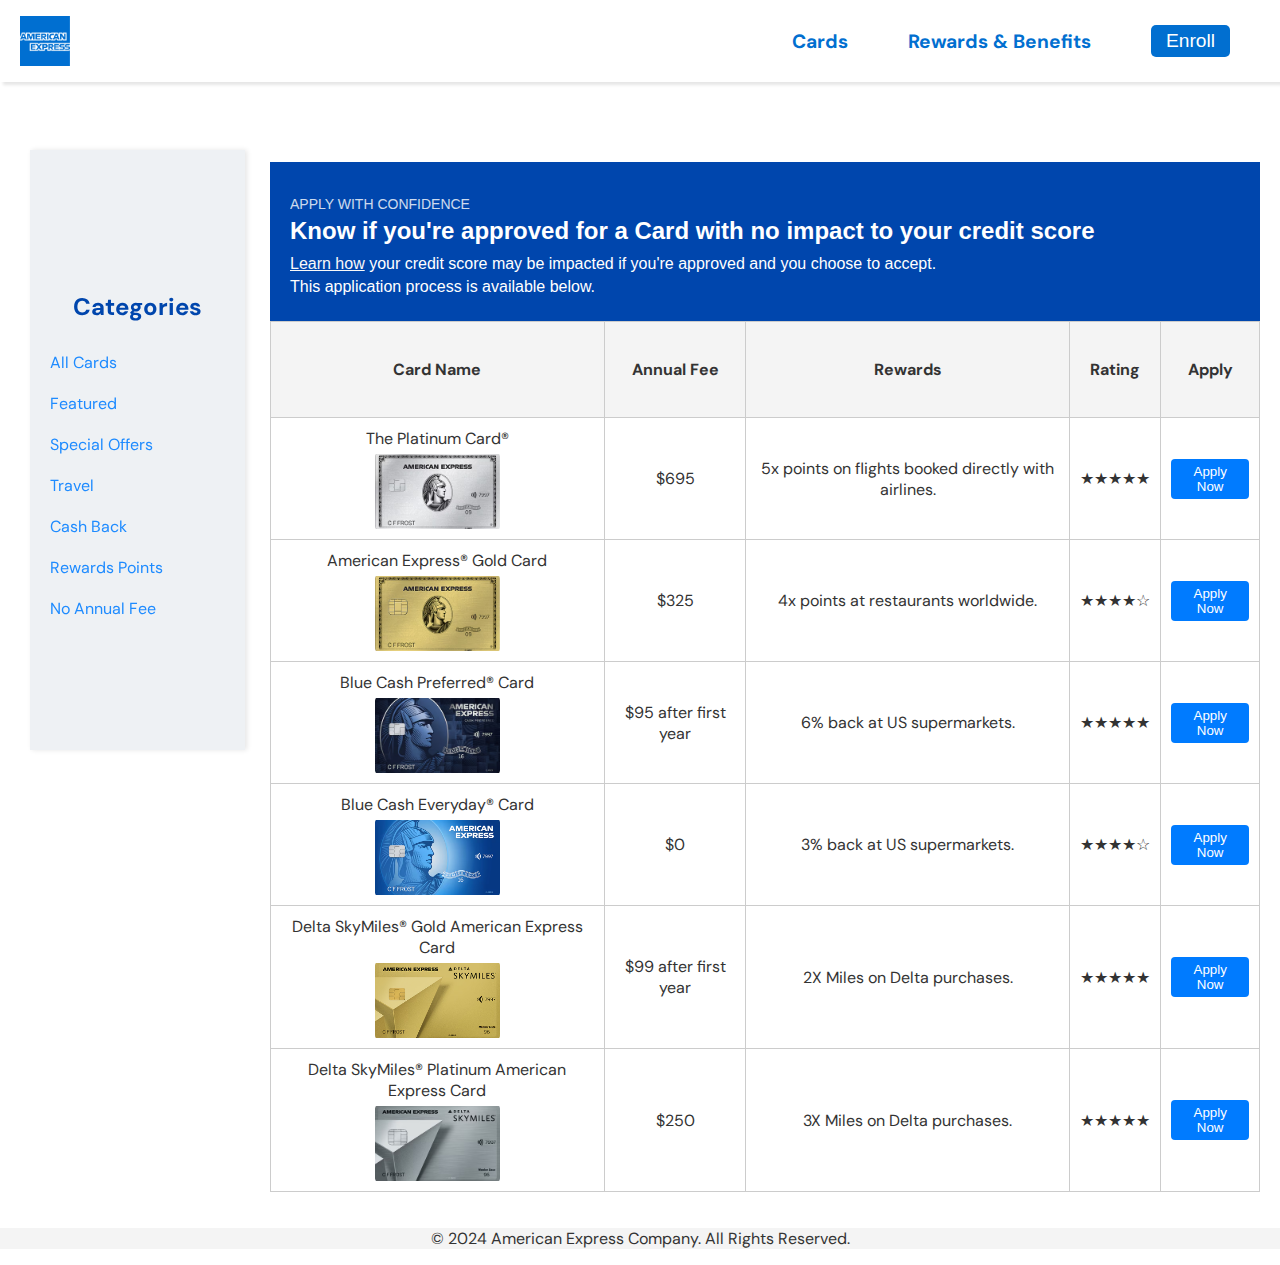
<file: index.html>
<!DOCTYPE html>
<html lang="en">
<head>
  <meta charset="utf-8">
  <meta name="viewport" content="width=device-width, initial-scale=1.0">
  <link rel="stylesheet" href="css/styles.css">
  <link rel="preconnect" href="https://fonts.googleapis.com">
  <link rel="preconnect" href="https://fonts.gstatic.com" crossorigin>
  <link href="https://fonts.googleapis.com/css2?family=DM+Sans:ital,opsz,wght@0,9..40,100..1000;1,9..40,100..1000&family=Mona+Sans:ital,wght@0,200..900;1,200..900&display=swap" rel="stylesheet">
  <title>American Express - Credit Card Offers</title>
</head>
<body>
  <nav class="nav" aria-label="Site Menu">
    <img src="img/american-express-logo.png" alt="American Express Logo">
    <ul>
      <li><a href="index.html">Cards</a></li>
      <li><a href="#">Rewards & Benefits</a></li>
      <li><a href="signup.html"><button id="loginButton">Enroll</button></a></li>
    </ul>
  </nav>
  <div class="container">
    <div class="sidebar">
      <nav aria-label="Related links">
        <h2>Categories</h2>
        <ul>
          <li><a href="#">All Cards</a></li>
          <li><a href="#">Featured</a></li>
          <li><a href="#">Special Offers</a></li>
          <li><a href="#">Travel</a></li>
          <li><a href="#">Cash Back</a></li>
          <li><a href="#">Rewards Points</a></li>
          <li><a href="#">No Annual Fee</a></li>
        </ul>
      </nav>
    </div>
    <div class="main-content">
      <div class="promo-banner">
        <div class="banner-header">
            <p>APPLY WITH CONFIDENCE</p>
        </div>
        <div class="banner-body">
            <h1>Know if you're approved for a Card with no impact to your credit score</h1>
            <p><a href="/404">Learn how</a> your credit score may be impacted if you're approved and you choose to accept.</p>
            <p>This application process is available below.</p>
        </div>
    </div>
      <table>
        <thead>
          <tr>
            <th>Card Name</th>
            <th>Annual Fee</th>
            <th>Rewards</th>
            <th>Rating</th>
            <th>Apply</th>
          </tr>
        </thead>
        <tbody>
          <tr>
            <td>The Platinum Card® <br /><div class="card-image"><img src="img/platinum-card.avif" alt="platinum-card"></div></td>
            <td>$695</td>
            <td>5x points on flights booked directly with airlines.</td>
            <td>★★★★★</td>
            <td><button>Apply Now</button></td>
          </tr>
          <tr>
            <td>American Express® Gold Card <br /><div class="card-image"><img src="img/gold-card.avif" alt="gold-card"></div></td>
            <td>$325</td>
            <td>4x points at restaurants worldwide.</td>
            <td>★★★★☆</td>
            <td><button>Apply Now</button></td>
          </tr>
          <tr>
            <td>Blue Cash Preferred® Card <br /><div class="card-image"><img src="img/blue-cash-preferred.avif" alt="blue-cash-preferred"></div></td>
            <td>$95 after first year</td>
            <td>6% back at US supermarkets.</td>
            <td>★★★★★</td>
            <td><button>Apply Now</button></td>
          </tr>
          <tr>
            <td>Blue Cash Everyday® Card <br /><div class="card-image"><img src="img/blue-cash-everyday.avif" alt="blue-cash-everyday"></div></td>
            <td>$0</td>
            <td>3% back at US supermarkets.</td>
            <td>★★★★☆</td>
            <td><button>Apply Now</button></td>
          </tr>
          <tr>
            <td>Delta SkyMiles® Gold American Express Card<br /><div class="card-image"><img src="img/gold-delta-skymiles.avif" alt="gold-delta-skymiles"></div></td>
            <td>$99 after first year</td>
            <td>2X Miles on Delta purchases.</td>
            <td>★★★★★</td>
            <td><button>Apply Now</button></td>
          </tr>
          <tr>
            <td>Delta SkyMiles® Platinum American Express Card <br /><div class="card-image"><img src="img/platinum-delta-skymiles.avif" alt="platinum-delta-skymiles"></div></td>
            <td>$250</td>
            <td>3X Miles on Delta purchases.</td>
            <td>★★★★★</td>
            <td><button>Apply Now</button></td>
          </tr>
        </tbody>
      </table>
    </div>
  </div>
  <footer>
    <p>© 2024 American Express Company. All Rights Reserved.</p>
  </footer>
</body>
</html>
</file>
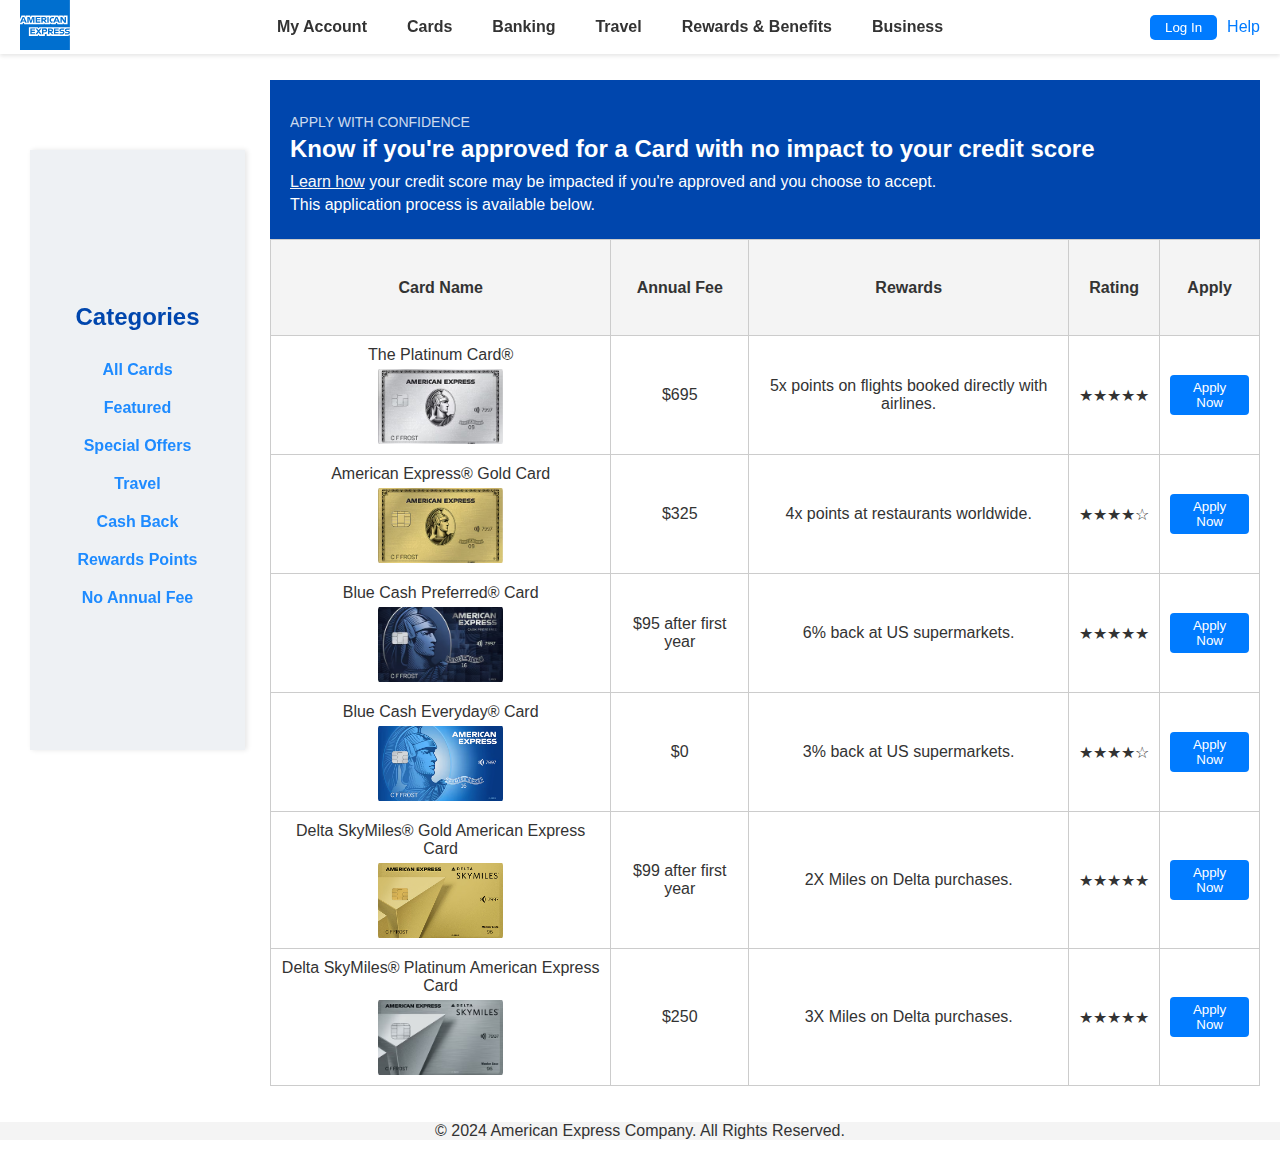
<file: cardspage.html>
<!DOCTYPE html>
<html lang="en">
<head>
  <meta charset="utf-8">
  <meta name="viewport" content="width=device-width, initial-scale=1.0">
  <link rel="stylesheet" href="styles.css">
  <title>American Express - Credit Card Offers</title>
</head>
<body>
  <header class="top-banner">
    <div class="nav-bar">
      <div class="logo"><img src="logo.svg" alt="American Express Logo" width="75"></div>
      <nav>
        <ul>
          <li><a href="#">My Account</a></li>
          <li><a href="#">Cards</a></li>
          <li><a href="#">Banking</a></li>
          <li><a href="#">Travel</a></li>
          <li><a href="#">Rewards & Benefits</a></li>
          <li><a href="#">Business</a></li>
        </ul>
      </nav>
      <div class="login-help">
        <button>Log In</button>
        <a href="#">Help</a>
      </div>
    </div>
  </header>
  <div class="container">
    <div class="sidebar">
      <nav>
        <h2>Categories</h2>
        <ul>
          <li><a href="#">All Cards</a></li>
          <li><a href="#">Featured</a></li>
          <li><a href="#">Special Offers</a></li>
          <li><a href="#">Travel</a></li>
          <li><a href="#">Cash Back</a></li>
          <li><a href="#">Rewards Points</a></li>
          <li><a href="#">No Annual Fee</a></li>
        </ul>
      </nav>
    </div>
    <div class="main-content">
      <div class="promo-banner">
        <div class="banner-header">
            <p>APPLY WITH CONFIDENCE</p>
        </div>
        <div class="banner-body">
            <h1>Know if you're approved for a Card with no impact to your credit score</h1>
            <p><a href="/404">Learn how</a> your credit score may be impacted if you're approved and you choose to accept.</p>
            <p>This application process is available below.</p>
        </div>
    </div>
      <table>
        <thead>
          <tr>
            <th>Card Name</th>
            <th>Annual Fee</th>
            <th>Rewards</th>
            <th>Rating</th>
            <th>Apply</th>
          </tr>
        </thead>
        <tbody>
          <tr>
            <td>The Platinum Card® <br /><div class="card-image"><img src="platinum-card.avif"></div></td>
            <td>$695</td>
            <td>5x points on flights booked directly with airlines.</td>
            <td>★★★★★</td>
            <td><button>Apply Now</button></td>
          </tr>
          <tr>
            <td>American Express® Gold Card <br /><div class="card-image"><img src="gold-card.avif"></div></td>
            <td>$325</td>
            <td>4x points at restaurants worldwide.</td>
            <td>★★★★☆</td>
            <td><button>Apply Now</button></td>
          </tr>
          <tr>
            <td>Blue Cash Preferred® Card <br /><div class="card-image"><img src="blue-cash-preferred.avif"></div></td>
            <td>$95 after first year</td>
            <td>6% back at US supermarkets.</td>
            <td>★★★★★</td>
            <td><button>Apply Now</button></td>
          </tr>
          <tr>
            <td>Blue Cash Everyday® Card <br /><div class="card-image"><img src="blue-cash-everyday.avif"></div></td>
            <td>$0</td>
            <td>3% back at US supermarkets.</td>
            <td>★★★★☆</td>
            <td><button>Apply Now</button></td>
          </tr>
          <tr>
            <td>Delta SkyMiles® Gold American Express Card<br /><div class="card-image"><img src="gold-delta-skymiles.avif"></div></td>
            <td>$99 after first year</td>
            <td>2X Miles on Delta purchases.</td>
            <td>★★★★★</td>
            <td><button>Apply Now</button></td>
          </tr>
          <tr>
            <td>Delta SkyMiles® Platinum American Express Card <br /><div class="card-image"><img src="platinum-delta-skymiles.avif"></div></td>
            <td>$250</td>
            <td>3X Miles on Delta purchases.</td>
            <td>★★★★★</td>
            <td><button>Apply Now</button></td>
          </tr>
        </tbody>
      </table>
    </div>
  </div>
  <footer>
    <p>© 2024 American Express Company. All Rights Reserved.</p>
  </footer>
</body>
</html>
</file>
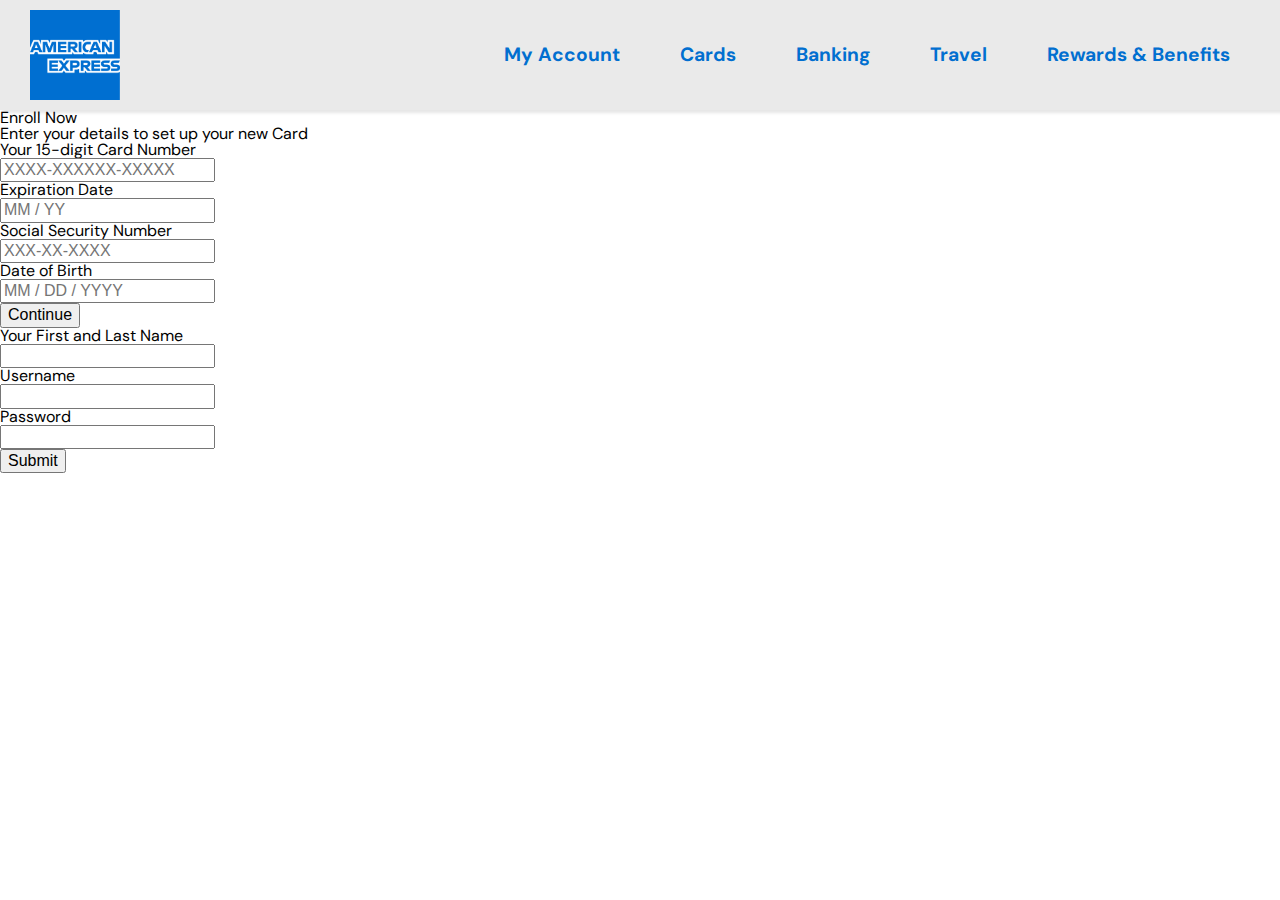
<file: process.html>
<!DOCTYPE html>
<html lang="en" class="nojs">
<head>
  <meta charset="utf-8">
  <meta name="viewport" content="width=device-width, initial-scale=1.0">
  <title>Process Page</title>
  <link rel="stylesheet" media="screen" href="css/meyers_and_normalize-form_reset.css">
  <link rel="stylesheet" media="screen" href="css/screen.css">
  <link rel="preconnect" href="https://fonts.googleapis.com">
  <link rel="preconnect" href="https://fonts.gstatic.com" crossorigin>
  <link href="https://fonts.googleapis.com/css2?family=DM+Sans:ital,opsz,wght@0,9..40,100..1000;1,9..40,100..1000&family=Mona+Sans:ital,wght@0,200..900;1,200..900&display=swap" rel="stylesheet">
  <script src="js/script"></script>
</head>
<body>
  <nav class="nav">
    <img src="images/american-express-logo.png" alt="American Express Logo">
    <ul>
      <li><a href="#">My Account</a></li>
      <li><a href="#">Cards</a></li>
      <li><a href="#">Banking</a></li>
      <li><a href="#">Travel</a></li>
      <li><a href="#">Rewards & Benefits</a></li>
    </ul>
  </nav>
  <div class="form-wrapper">
    <div class="form-container">
      <form method="get" action="#null" autocomplete="on" id="multi-step">
        <h1>Enroll Now</h1>
        <h2>Enter your details to set up your new Card</h2>
        <div class="form-elements">
          <div class="step" id="step1">
            <div class="form-group">
              <p>Your 15-digit Card Number</p>
              <input type="text" name="card-number" id="card-number" required placeholder="XXXX-XXXXXX-XXXXX">
            </div>
            <div class="form-group">
              <p>Expiration Date</p>
              <input type="text" name="expiration-date" id="expiration-date" required placeholder="MM / YY">
            </div>
            <div class="form-group">
              <p>Social Security Number</p>
              <input type="text" name="ssn" id="ssn" required placeholder="XXX-XX-XXXX">
            </div>
            <div class="form-group">
              <p>Date of Birth</p>
              <input type="text" name="birthdate" id="birthdate" required placeholder="MM / DD / YYYY">
            </div>
            <div class="button-box">
              <button type="button" onclick="nextStep()">Continue</button>
            </div>
          </div>

          <div class="step" id="step2">
            <div class="form-group">
              <p>Your First and Last Name</p>
              <input type="text" name="name" id="name" required>
            </div>
            <div class="form-group">
              <p>Username</p>
              <input type="text" name="username" id="username" required>
            </div>
            <div class="form-group">
              <p>Password</p>
              <input type="password" name="password" id="password" required>
            </div>
            <div class="button-box">
              <button type="submit">Submit</button>
            </div>
          </div>
        </div>
      </form>
    </div>
  </div>
</body>
</html>
</file>
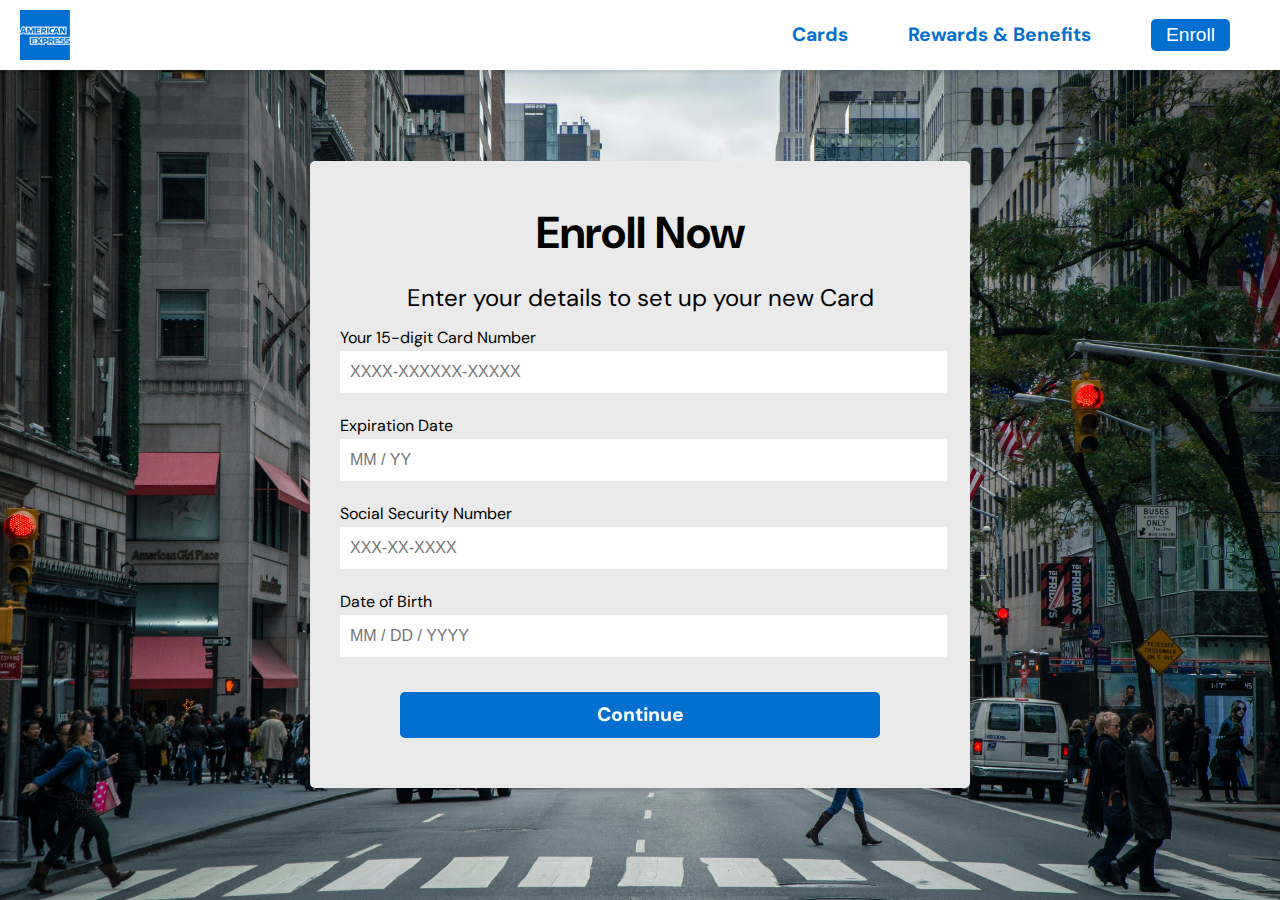
<file: signup.html>
<!DOCTYPE html>
<html lang="en">
<head>
  <meta charset="utf-8">
  <meta name="viewport" content="width=device-width, initial-scale=1.0">
  <title>Process Page</title>
  <link rel="stylesheet" media="screen" href="css/meyers_and_normalize-form_reset.css">
  <link rel="stylesheet" media="screen" href="css/signup.css">
  <link rel="preconnect" href="https://fonts.googleapis.com">
  <link rel="preconnect" href="https://fonts.gstatic.com" crossorigin>
  <link href="https://fonts.googleapis.com/css2?family=DM+Sans:ital,opsz,wght@0,9..40,100..1000;1,9..40,100..1000&family=Mona+Sans:ital,wght@0,200..900;1,200..900&display=swap" rel="stylesheet">
</head>
<body>
  <nav class="nav">
    <img src="img/american-express-logo.png" alt="American Express Logo">
    <ul>
      <li><a href="index.html">Cards</a></li>
      <li><a href="#">Rewards & Benefits</a></li>
      <li><a href="signup.html"><button id="loginButton">Enroll</button></a></li>
    </ul>
  </nav>
  <div class="form-wrapper">
    <div class="form-container">
      <form method="get" action="#null" autocomplete="on" id="multi-step">
        <h1>Enroll Now</h1>
        <h2>Enter your details to set up your new Card</h2>
        <div class="form-elements">
          <div class="step" id="step1">
            <div class="form-group">
              <p>Your 15-digit Card Number</p>
              <input type="text" name="card-number" id="card-number" required placeholder="XXXX-XXXXXX-XXXXX">
            </div>
            <div class="form-group">
              <p>Expiration Date</p>
              <input type="text" name="expiration-date" id="expiration-date" required placeholder="MM / YY">
            </div>
            <div class="form-group">
              <p>Social Security Number</p>
              <input type="text" name="ssn" id="ssn" required placeholder="XXX-XX-XXXX">
            </div>
            <div class="form-group">
              <p>Date of Birth</p>
              <input type="text" name="birthdate" id="birthdate" required placeholder="MM / DD / YYYY">
            </div>
            <div class="button-box">
              <button type="button" onclick="nextStep()">Continue</button>
            </div>
          </div>

          <div class="step" id="step2">
            <div class="form-group">
              <p>Your First and Last Name</p>
              <input type="text" name="name" id="name" required>
            </div>
            <div class="form-group">
              <p>Username</p>
              <input type="text" name="username" id="username" required>
            </div>
            <div class="form-group">
              <p>Password</p>
              <input type="password" name="password" id="password" required>
            </div>
            <div class="button-box">
              <button type="submit">Submit</button>
            </div>
          </div>
        </div>
      </form>
    </div>
  </div>
  <script src="js/signup.js"></script>
</body>
</html>
</file>
<file: css/styles.css>
body,
html {
  font-family: 'Mono Sans', 'DM Sans', sans-serif;
  margin: 0;
  padding: 0;
  background-color: #fff;
  color: #333;
}

.container {
  display: flex;
  /* Enables flexbox layout */
  min-height: 100vh;
  /* Minimum height of 100% of the viewport height */
}

.nav {
  background-color: #ffffff;
  padding: 10px;
  box-shadow: 3px 3px 3px rgba(1, 1, 1, 0.1);
  display: flex;
  justify-content: space-between;
  align-items: center;
}

.nav ul {
  list-style: none;
  display: flex;
  justify-content: flex-end;
  align-items: center;
}

.nav li {
  height: 30px;
}

.nav a {
  text-decoration: none;
  height: 100%;
  padding: 0 20px;
  align-items: center;
  display: flex;
  color: #016FD0;
  font-size: 1.2em;
  transition: all 0.3s ease;
  font-weight: bold;
  margin-right: 20px;
}

.nav a:hover {
  color: #00427c;
}

.nav img {
  width: 50px;
  margin-left: 10px;
}

#loginButton {
  background-color: #016FD0;
  color: white;
  border: none;
  padding: 5px 15px;
  cursor: pointer;
  border-radius: 5px;
  transition: all 0.3s ease;
  font-size: 1em;
}

#loginButton:hover {
  background-color: #00427c;
}

.sidebar {
  position: fixed;
  background-color: #eef1f4;
  display: flex;
  flex-direction: column;
  justify-content: center;
  padding: 20px;
  box-shadow: 2px 0 5px rgba(0, 0, 0, 0.1);
  top: 150px;
  /* Height of your header, adjust accordingly */
  bottom: 150px;
  width: 175px;
  left: 30px;
  overflow-y: auto;
  /* Enables scrolling for overflow content */
}

.sidebar nav h2 {
  color: #0046ad;
  font-size: 1.5em;
  margin-bottom: 20px;
  /* Provides space below the heading */
  text-align: center;
  /* Center heading text horizontally */
}

.sidebar nav ul {
  list-style: none;
  padding: 0;
  margin: 0;
  width: 100%;
  /* Full width of the sidebar */
  display: flex;
  /* Ensures flexbox layout */
  flex-direction: column;
  /* Stacks children vertically */
}

.sidebar nav ul li {
  padding: 10px 0;
  /* Vertical padding for each item */
}

.sidebar nav ul li a {
  text-decoration: none;
  color: #1e8bff;
  display: block;
  /* Ensures the link uses the full width of the li */
  transition: color 0.3s ease;
  /* Smooth transition for hover effect */
}

.sidebar nav ul li a:hover {
  color: #0056b3;
  /* Darker blue on hover */
}

.main-content {
  flex-grow: 1;
  /* Takes up the remaining space */
  margin-left: 250px;
  /* Equal to the width of the sidebar */
  margin-top: 60px;
  /* Adjust this value to the height of your header */
  padding: 20px;
  background-color: #fff;
  /* Background color for contrast */
  overflow: auto;
  /* Adds scroll to main content if content overflows */
}

.promo-banner {
  background-color: #0046ad;
  /* Dark blue background */
  color: white;
  /* White text color */
  padding: 20px;
  /* Padding around the content inside the banner */
  font-family: Arial, sans-serif;
  /* Sets a consistent font family */
}

.banner-header p {
  text-transform: uppercase;
  /* Makes the header text uppercase */
  font-size: 14px;
  /* Smaller font size for the sub-header */
  opacity: 0.8;
  /* Slightly transparent */
  margin-bottom: 5px;
  /* Space between the header and the main title */
}

.banner-body h1 {
  font-size: 24px;
  /* Larger font size for the main title */
  margin-top: 0;
  /* Removes default margin */
  margin-bottom: 10px;
  /* Space below the title */
}

.banner-body p {
  font-size: 16px;
  /* Standard text size for body */
  margin: 5px 0;
  /* Vertical margin for paragraphs */
}

.banner-body a {
  color: #f9f9f9;
}

table {
  width: 100%;
  /* Adjusts table to use full width of its container */
  border-collapse: collapse;
  /* Collapses borders between cells for a clean look */
}

th,
td {
  border: 1px solid #ccc;
  /* Adds a light grey border around each cell */
  height: 75px;
  /* Sets a fixed height for each cell */
  width: auto;
  /* Sets a fixed width for each cell */
  padding: 10px;
  /* Adds padding inside each cell */
  text-align: center;
  /* Aligns text to the left */
  vertical-align: middle;
  /* Aligns content to the top of the cell */
  word-wrap: break-word;
  /* Ensures text wraps to avoid overflow */
}

th {
  background-color: #f4f4f4;
  /* Light grey background for header cells */
}

button {
  padding: 5px 10px;
  background-color: #007bff;
  /* Blue background for buttons */
  color: white;
  /* White text color */
  border: none;
  border-radius: 4px;
  cursor: pointer;
}

button:hover {
  background-color: #0056b3;
  /* Darker blue on hover */
}

footer {
  text-align: center;
  /* Centers the text horizontally */
  width: 100%;
  /* Ensures the footer spans the full width of its container */
  background-color: #f4f4f4;
  /* Sets a background color for the footer */
  color: #333;
  /* Sets the text color */
  font-size: 16px;
}

.card-image {
  display: flex;
  justify-content: center;
  align-items: center;
  width: 125px; /* Desired fixed width for all images */
  height: 75px; /* Desired fixed height for all images */
  margin: auto;
  margin-top: 5px; /* Space between the text and the image */
  overflow: hidden; /* Ensures nothing extends beyond the dimensions */
}

.card-image img {
  width: 100%; /* Scales the image to fit the width of .card-image */
  height: 100%; /* Scales the image to fit the height of .card-image */
  object-fit: cover; /* Covers the area without distorting ratio */
}

@media (max-width: 768px) {
  .sidebar {
    display: none;
  }

  .main-content {
    margin-left: 0px;
    /* Removes the margin to allow content to center */
    margin-top: 250px;
    padding: 10px;
    /* Adjust padding for smaller screens */
  }

  .container {
    flex-direction: row;
    /* Stacks sidebar and main content vertically */
  }

  nav ul {
    flex-direction: column;
    /* Stacks nav items vertically */
  }

  thead {
    display: none;
    /* Hides the thead element on small screens */
  }

  th,
  td {
    height: auto;
    width: auto;
    padding: 8px;
    font-size: 14px;
    /* Smaller text to fit more content on the screen */
  }

  th,
  td {
    display: block;
    /* Changes layout to block for better stacking */
  }

  table {
    display: block;
    margin-top: 20px;
    width: 100%;
  }

  button {
    padding: 5px;
    font-size: 12px;
    width: 100%;
    /* Full-width buttons for easier clicking on mobile */
  }

  .card-image {
    display: none;
  }
}
</file>
<file: styles.css>
body,
html {
  margin: 0;
  padding: 0;
  font-family: Arial, sans-serif;
  background-color: #fff;
  color: #333;
}

.container {
  display: flex;
  /* Enables flexbox layout */
  min-height: 100vh;
  /* Minimum height of 100% of the viewport height */
}

.top-banner {
  position: fixed;
  top: 0;
  left: 0;
  width: 100%;
  background-color: #fff;
  /* Adjust the background color as needed */
  box-shadow: 0 2px 4px rgba(0, 0, 0, 0.1);
  /* Optional: adds shadow for a lifted effect */
  z-index: 1000;
  /* Ensures the header is above other content */
}

.nav-bar {
  display: flex;
  align-items: center;
  justify-content: space-between;
  padding: 0 20px;
  /* Add padding on the sides */
}

.nav-bar .logo img {
  width: 50px;
  /* Logo width can be adjusted here */
}

nav ul {
  display: flex;
  list-style: none;
  padding: 0;
  margin: 0;
  align-items: center;
  /* Center items vertically */
  justify-content: center;
  /* Center the navigation menu horizontally */
}

nav ul li {
  padding: 10px 20px;
  /* Spacing around each nav item */
}

nav ul li a {
  text-decoration: none;
  color: #333;
  /* Adjust the color as needed */
  font-weight: bold;
  /* Makes the text bold */
}

.login-help {
  display: flex;
  align-items: center;
}

.login-help button {
  padding: 5px 15px;
  margin-right: 10px;
  /* Spacing between button and link */
  background-color: #007bff;
  /* Button color */
  color: white;
  border: none;
  border-radius: 5px;
  cursor: pointer;
}

.login-help a {
  text-decoration: none;
  color: #007bff;
  /* Adjust the link color to match your design */
}

.sidebar {
  position: fixed;
  background-color: #eef1f4;
  display: flex;
  flex-direction: column;
  justify-content: center;
  padding: 20px;
  box-shadow: 2px 0 5px rgba(0, 0, 0, 0.1);
  top: 150px;
  /* Height of your header, adjust accordingly */
  bottom: 150px;
  width: 175px;
  left: 30px;
  overflow-y: auto;
  /* Enables scrolling for overflow content */
}

.sidebar nav h2 {
  color: #0046ad;
  font-size: 1.5em;
  margin-bottom: 20px;
  /* Provides space below the heading */
  text-align: center;
  /* Center heading text horizontally */
}

.sidebar nav ul {
  list-style: none;
  padding: 0;
  margin: 0;
  width: 100%;
  /* Full width of the sidebar */
  display: flex;
  /* Ensures flexbox layout */
  flex-direction: column;
  /* Stacks children vertically */
}

.sidebar nav ul li {
  padding: 10px 0;
  /* Vertical padding for each item */
}

.sidebar nav ul li a {
  text-decoration: none;
  color: #1e8bff;
  display: block;
  /* Ensures the link uses the full width of the li */
  transition: color 0.3s ease;
  /* Smooth transition for hover effect */
}

.sidebar nav ul li a:hover {
  color: #0056b3;
  /* Darker blue on hover */
}

.main-content {
  flex-grow: 1;
  /* Takes up the remaining space */
  margin-left: 250px;
  /* Equal to the width of the sidebar */
  margin-top: 60px;
  /* Adjust this value to the height of your header */
  padding: 20px;
  background-color: #fff;
  /* Background color for contrast */
  overflow: auto;
  /* Adds scroll to main content if content overflows */
}

.promo-banner {
  background-color: #0046ad;
  /* Dark blue background */
  color: white;
  /* White text color */
  padding: 20px;
  /* Padding around the content inside the banner */
  font-family: Arial, sans-serif;
  /* Sets a consistent font family */
}

.banner-header p {
  text-transform: uppercase;
  /* Makes the header text uppercase */
  font-size: 14px;
  /* Smaller font size for the sub-header */
  opacity: 0.8;
  /* Slightly transparent */
  margin-bottom: 5px;
  /* Space between the header and the main title */
}

.banner-body h1 {
  font-size: 24px;
  /* Larger font size for the main title */
  margin-top: 0;
  /* Removes default margin */
  margin-bottom: 10px;
  /* Space below the title */
}

.banner-body p {
  font-size: 16px;
  /* Standard text size for body */
  margin: 5px 0;
  /* Vertical margin for paragraphs */
}

.banner-body a {
  color: #f9f9f9;
}

table {
  width: 100%;
  /* Adjusts table to use full width of its container */
  border-collapse: collapse;
  /* Collapses borders between cells for a clean look */
}

th,
td {
  border: 1px solid #ccc;
  /* Adds a light grey border around each cell */
  height: 75px;
  /* Sets a fixed height for each cell */
  width: auto;
  /* Sets a fixed width for each cell */
  padding: 10px;
  /* Adds padding inside each cell */
  text-align: center;
  /* Aligns text to the left */
  vertical-align: middle;
  /* Aligns content to the top of the cell */
  word-wrap: break-word;
  /* Ensures text wraps to avoid overflow */
}

th {
  background-color: #f4f4f4;
  /* Light grey background for header cells */
}

button {
  padding: 5px 10px;
  background-color: #007bff;
  /* Blue background for buttons */
  color: white;
  /* White text color */
  border: none;
  border-radius: 4px;
  cursor: pointer;
}

button:hover {
  background-color: #0056b3;
  /* Darker blue on hover */
}

footer {
  text-align: center;
  /* Centers the text horizontally */
  width: 100%;
  /* Ensures the footer spans the full width of its container */
  background-color: #f4f4f4;
  /* Sets a background color for the footer */
  color: #333;
  /* Sets the text color */
  font-size: 16px;
}

.card-image {
  display: flex;
  justify-content: center;
  align-items: center;
  width: 125px; /* Desired fixed width for all images */
  height: 75px; /* Desired fixed height for all images */
  margin: auto;
  margin-top: 5px; /* Space between the text and the image */
  overflow: hidden; /* Ensures nothing extends beyond the dimensions */
}

.card-image img {
  width: 100%; /* Scales the image to fit the width of .card-image */
  height: 100%; /* Scales the image to fit the height of .card-image */
  object-fit: cover; /* Covers the area without distorting ratio */
}

@media (max-width: 768px) {
  .sidebar {
    display: none;
  }

  .main-content {
    margin-left: 0px;
    /* Removes the margin to allow content to center */
    margin-top: 250px;
    padding: 10px;
    /* Adjust padding for smaller screens */
  }

  .container {
    flex-direction: row;
    /* Stacks sidebar and main content vertically */
  }

  nav ul {
    flex-direction: column;
    /* Stacks nav items vertically */
  }

  thead {
    display: none;
    /* Hides the thead element on small screens */
  }

  th,
  td {
    height: auto;
    width: auto;
    padding: 8px;
    font-size: 14px;
    /* Smaller text to fit more content on the screen */
  }

  th,
  td {
    display: block;
    /* Changes layout to block for better stacking */
  }

  table {
    display: block;
    margin-top: 20px;
    width: 100%;
  }

  button {
    padding: 5px;
    font-size: 12px;
    width: 100%;
    /* Full-width buttons for easier clicking on mobile */
  }

  .card-image {
    display: none;
  }
}
</file>
<file: css/screen.css>
/* NAVIGATION BAR */
body {
  font-family: 'Mono Sans', 'DM Sans', sans-serif;
}

.nav {
  background-color: #eaeaea;
  padding: 10px;
  box-shadow: 3px 3px 3px rgba(1, 1, 1, 0.1);
  display: flex;
  justify-content: space-between;
  align-items: center;
}

.nav ul {
  list-style: none;
  display: flex;
  justify-content: flex-end;
  align-items: center;
}

.nav li {
  height: 30px;
}

.nav a {
  text-decoration: none;
  height: 100%;
  padding: 0 20px;
  align-items: center;
  display: flex;
  color: #016FD0;
  font-size: 1.2em;
  transition: all 0.3s ease;
  font-weight: bold;
  margin-right: 20px;
}

.nav a:hover {
  color: #00427c;
}

.nav img {
  width: 90px;
  margin-left: 20px;
}
</file>
<file: css/signup.css>
/* NAVIGATION BAR */

body {
  font-family: 'Mono Sans', 'DM Sans', sans-serif;
  background-image: url(../img/background.jpg);
  background-size: cover;
  background-position: center;
  background-attachment: fixed;
  background-repeat: no-repeat;
}

.nav {
  background-color: #ffffff;
  padding: 10px;
  box-shadow: 3px 3px 3px rgba(1, 1, 1, 0.1);
  display: flex;
  justify-content: space-between;
  align-items: center;
}

.nav ul {
  list-style: none;
  display: flex;
  justify-content: flex-end;
  align-items: center;
}

.nav li {
  height: 30px;
}

.nav a {
  text-decoration: none;
  height: 100%;
  padding: 0 20px;
  align-items: center;
  display: flex;
  color: #016FD0;
  font-size: 1.2em;
  transition: all 0.3s ease;
  font-weight: bold;
  margin-right: 20px;
}

.nav a:hover {
  color: #00427c;
}

.nav img {
  width: 50px;
  margin-left: 10px;
}

#loginButton {
  background-color: #016FD0;
  color: white;
  border: none;
  padding: 5px 15px;
  cursor: pointer;
  border-radius: 5px;
  transition: all 0.3s ease;
  font-size: 1em;
}

#loginButton:hover {
  background-color: #00427c;
}

/* PROCESS PAGE */

.form-wrapper {
  display: flex;
  justify-content: center;
  align-items: center;
  min-height: 90vh;
}

.form-container {
  background-color: #eaeaea;
  border-radius: 5px;
  box-shadow: 0 2px 4px rgba(0, 0, 0, 0.1);
  width: 90%;
  max-width: 450px;
  padding: 20px;
}

.form-container h1 {
  font-size: 1.8em;
  padding: 20px;
  text-align: center;
  font-weight: bold;
}

.form-container h2 {
  font-size: 1.2em;
  padding-bottom: 20px;
  text-align: center;
}

.form-container p {
  font-size: 1em;
  padding-bottom: 5px;
}

.form-container input {
  width: 100%;
  border: none;
  height: 40px;
  margin-bottom: 25px;
  border-radius: 2px;
  padding-left: 5px;
  font-size: 0.9em;
}
::placeholder {
  padding-left: 5px;
}

.button-box {
  text-align: center;
}

.form-elements button {
  font-family: 'Mono Sans', 'DM Sans', sans-serif;
  font-size: 1em;
  font-weight: bold;
  background-color: #016FD0;
  width: 100%;
  padding: 12px;
  border-radius: 5px;
  border: 0;
  outline: none;
  color: #ffffff;
  margin-top: 10px;
  margin-bottom: 20px;
  transition: all 0.3s ease;
}

button:hover {
  background-color: #00427c;
}

#step2 {
  display: none;
}

@media screen and (min-width: 600px) {
  .form-container {
    max-width: 500px;
  }

  .form-container h1 {
    font-size: 2em;
  }

  .form-container input {
    font-size: 1em;
  }

  .form-elements button {
    width: 80%;
    font-size: 1.1em;
  }
}

@media screen and (min-width: 1024px) {
  .form-container {
    max-width: 600px;
    padding: 30px;
  }

  .form-container h1 {
    font-size: 2.8em;
    padding-bottom: 30px;
  }

  .form-container h2 {
    font-size: 1.5em;
  }

  .form-elements {
    font-size: 1em;
  }

  .form-elements button {
    width: 80%;
    font-size: 1.2em;
  }
}
</file>
